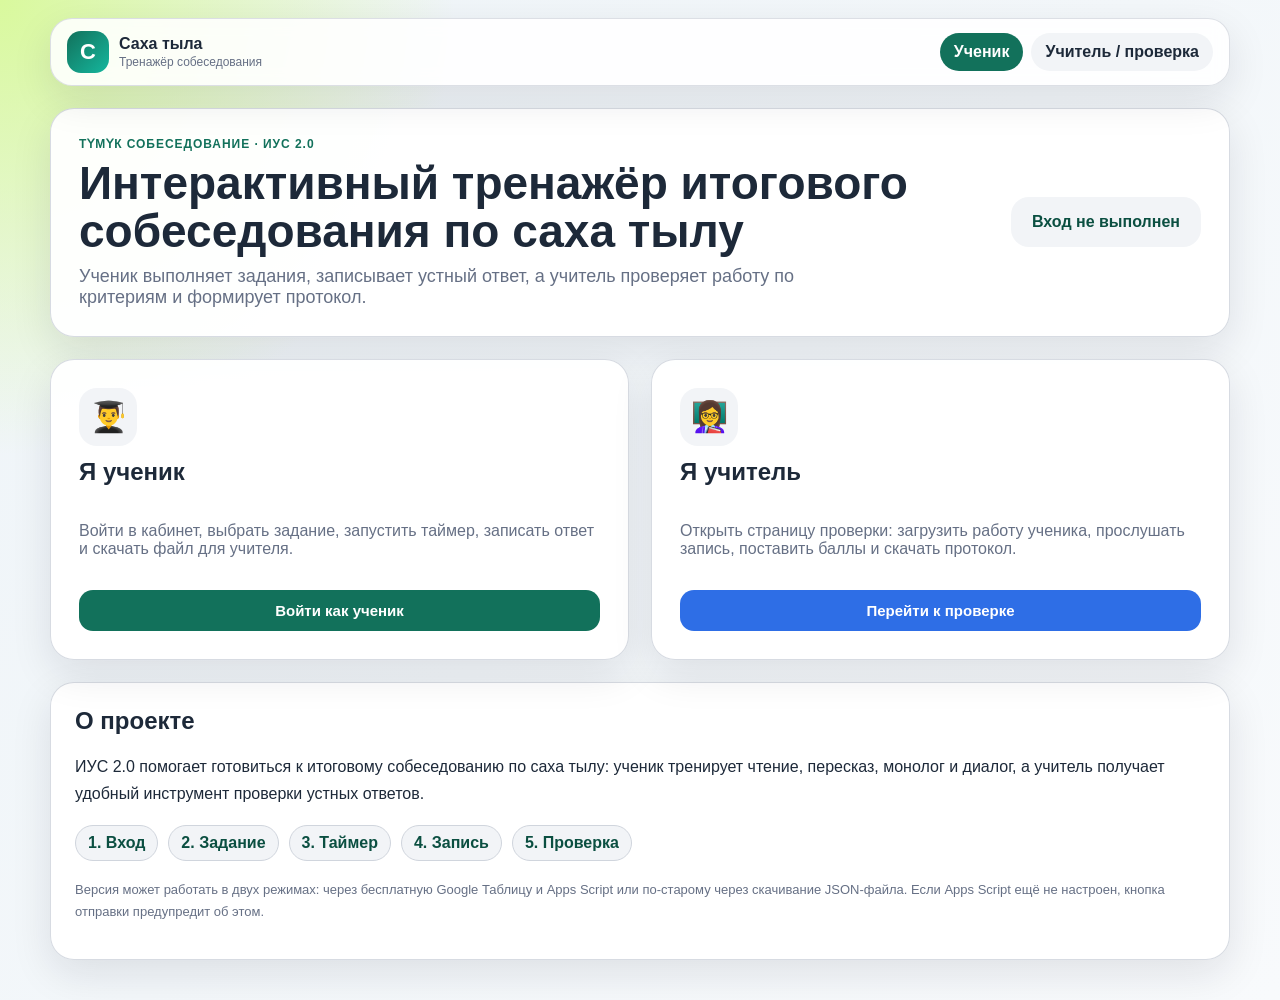
<file: index.html>
<!DOCTYPE html>
<html lang="sah">
<head>
    <meta charset="UTF-8">
    <meta name="viewport" content="width=device-width, initial-scale=1.0">
    <title>Түмүк собеседование — ученик</title>
    <link rel="stylesheet" href="styles.css">
</head>
<body>
    <header class="topbar">
        <a class="brand" href="index.html" aria-label="На главную">
            <span class="brand-mark">С</span>
            <span>
                <strong>Саха тыла</strong>
                <small>Тренажёр собеседования</small>
            </span>
        </a>
        <nav class="topnav">
            <a class="active" href="index.html">Ученик</a>
            <a href="expert.html">Учитель / проверка</a>
        </nav>
    </header>

    <main class="container wide">
        <section class="hero-card">
            <div>
                <p class="eyebrow">Түмүк собеседование · ИУС 2.0</p>
                <h1>Интерактивный тренажёр итогового собеседования по саха тылу</h1>
                <p class="lead">Ученик выполняет задания, записывает устный ответ, а учитель проверяет работу по критериям и формирует протокол.</p>
            </div>
            <div class="status-card" id="session-status">Вход не выполнен</div>
        </section>

        <section id="role-choice" class="choice-grid">
            <article class="choice-card">
                <span class="choice-icon">👨‍🎓</span>
                <h2>Я ученик</h2>
                <p class="muted">Войти в кабинет, выбрать задание, запустить таймер, записать ответ и скачать файл для учителя.</p>
                <button class="primary full" onclick="openStudentAuth()">Войти как ученик</button>
            </article>

            <article class="choice-card">
                <span class="choice-icon">👩‍🏫</span>
                <h2>Я учитель</h2>
                <p class="muted">Открыть страницу проверки: загрузить работу ученика, прослушать запись, поставить баллы и скачать протокол.</p>
                <a class="button-link secondary full" href="expert.html">Перейти к проверке</a>
            </article>
        </section>

        <section class="panel project-info">
            <h2>О проекте</h2>
            <p>ИУС 2.0 помогает готовиться к итоговому собеседованию по саха тылу: ученик тренирует чтение, пересказ, монолог и диалог, а учитель получает удобный инструмент проверки устных ответов.</p>
            <div class="step-list">
                <span>1. Вход</span>
                <span>2. Задание</span>
                <span>3. Таймер</span>
                <span>4. Запись</span>
                <span>5. Проверка</span>
            </div>
            <p class="hint">Версия может работать в двух режимах: через бесплатную Google Таблицу и Apps Script или по-старому через скачивание JSON-файла. Если Apps Script ещё не настроен, кнопка отправки предупредит об этом.</p>
        </section>

        <section id="auth-view" class="grid two auth-grid hidden">
            <div class="panel">
                <div class="back-line">
                    <button class="ghost" onclick="backToRoleChoice()">← Назад</button>
                </div>
                <h2>Вход ученика</h2>
                <p class="muted">Введите логин и пароль. Данные хранятся только в этом браузере.</p>
                <label>Логин</label>
                <input id="login-name" type="text" autocomplete="username" placeholder="например: ivanov8a">
                <label>Пароль</label>
                <input id="login-password" type="password" autocomplete="current-password" placeholder="пароль">
                <button class="primary full" onclick="loginUser()">Войти</button>
                <p class="hint">Учитель работает на отдельной странице: <a href="expert.html">Учитель / проверка</a>.</p>
            </div>

            <div class="panel">
                <h2>Регистрация ученика</h2>
                <p class="muted">Создайте аккаунт ученика для работы с заданиями.</p>
                <label>ФИО</label>
                <input id="reg-fullname" type="text" placeholder="Фамилия Имя">
                <label>Класс</label>
                <input id="reg-class" type="text" placeholder="например: 9А">
                <label>Логин</label>
                <input id="reg-login" type="text" autocomplete="username" placeholder="латиницей без пробелов">
                <label>Пароль</label>
                <input id="reg-password" type="password" autocomplete="new-password" placeholder="минимум 4 символа">
                <button class="secondary full" onclick="registerUser()">Зарегистрироваться</button>
            </div>
        </section>

        <section id="student-view" class="hidden">
            <div class="student-head panel compact">
                <div>
                    <h2 id="student-title">Кабинет ученика</h2>
                    <p class="muted" id="student-subtitle"></p>
                </div>
                <div class="student-actions">
                    <button class="ghost" onclick="resetStudentProgress()">Сбросить задание</button>
                    <button class="danger-light" onclick="logout()">Выйти</button>
                </div>
            </div>

            <div class="tabs" role="tablist" aria-label="Задания">
                <button class="tab-btn active" onclick="showTask(1)">1 сорудах<br><span>Ааҕыы</span></button>
                <button class="tab-btn" onclick="showTask(2)">2 сорудах<br><span>Кэпсээһин</span></button>
                <button class="tab-btn" onclick="showTask(3)">3 сорудах<br><span>Монолог</span></button>
                <button class="tab-btn" onclick="showTask(4)">4 сорудах<br><span>Диалог</span></button>
            </div>

            <div class="grid main-grid">
                <article id="task-content" class="task-box"></article>

                <aside class="controls-box">
                    <div class="timer-card">
                        <span id="timer-label">Бэлэмнэнии кэмэ</span>
                        <strong id="time">02:00</strong>
                    </div>
                    <div class="buttons stacked">
                        <button id="timer-btn" onclick="toggleTimer()">▶ Запустить таймер</button>
                        <button id="ready-record-btn" class="ready-btn" onclick="startAnswerNow()">✅ Готов — начать запись</button>
                        <button id="record-btn" class="record-off" onclick="toggleRecording()" disabled>🎙 Начать запись</button>
                    </div>
                    <p id="record-status" class="muted center">Сначала запустите таймер подготовки.</p>

                    <div id="audio-playback-container" class="hidden result-box">
                        <h3>Ответ записан</h3>
                        <audio id="audio-playback" controls></audio>
                        <label>Комментарий ученика</label>
                        <textarea id="student-note" rows="4" placeholder="Можно написать тему, выбранный вариант или комментарий для учителя"></textarea>
                        <button id="send-submission-btn" class="primary full" onclick="sendSubmissionToTeacher()">📤 Отправить работу учителю</button>
                        <button class="ghost full" onclick="downloadSubmission()">⬇ Скачать JSON, если нет интернета</button>
                        <p id="apps-script-status" class="hint">Если Apps Script настроен, работа появится у учителя на странице проверки. JSON остаётся запасным вариантом.</p>
                    </div>
                </aside>
            </div>
        </section>
    </main>

    <div id="toast" class="toast hidden"></div>
    <script src="apps-script-config.js"></script>

    <script>
        const USERS_KEY = "saha_exam_users_v2";
        const SESSION_KEY = "saha_exam_session_v2";
        const APPS_SCRIPT_FALLBACK_MESSAGE = "Apps Script не настроен. Скачайте JSON или заполните apps-script-config.js";

        const examData = {
            1: {
                title: "1 сорудах. Тэкиһи ааҕыы",
                mode: "reading",
                prep: 120,
                answer: 120,
                instruction: "Тэкиһи бэлэмнэнии кэмигэр (2 мүнүүтэ) искитигэр аах. Онтон иһитиннэри улаханнык, чуолкайдык аах. Эйиэхэ 2 мүнүүтэ бэриллэр.",
                content: "<strong>Тэкистэ угуллар сирэ:</strong><br><br>Платон Алексеевич Ойуунускай — саха советскай литературатын төрүттээччи, улуу поэт, суруйааччы уонна общественнай диэйэтел. Кини 1893 сыллаахха Таатта улууһугар төрөөбүтэ. Ойуунускай саха тылын, култууратын сайыннарыыга сүҥкэн кылааты киллэрбитэ. Кини хоһоонноро уонна кэпсээннэрэ норуот туһугар олоҕу уонна кырдьыгы туойаллар. «Ньургун Боотур» олонхону устан, бэчээттэтэн хаалларбыта саха норуотун үйэлээх баайа буолар..."
            },
            2: {
                title: "2 сорудах. Тэкиһи сиһилии кэпсээһин",
                mode: "retell",
                prep: 120,
                answer: 180,
                instruction: "Бэрилллибит тэкиһи уларыппакка, сиһилии кэпсээ. Кэпсээри гынар сиригэр Платон Ойуунускай туһунан атын дьон эппит тылларын (цитатаны) хайаан да туттуохтааххын. Бэлэмнэнии кэмэ — 2 мүнүүтэ. Кэпсээһин — 3 мүнүүтэҕэ диэри.",
                content: "<em>Цитата: «Платон Алексеевич Ойуунускай — саха норуотун киэн туттуута, үйэлээх олоҕун өйдөбүнньүгэ» (Народнай суруйааччы Суорун Омоллоон).</em><br><br><strong>Сүбэ:</strong> Бэлэмнэнэр кэмигэр тэкис сүрүн санааларын кумааҕыга бэлиэтэн."
            },
            3: {
                title: "3 сорудах. Монолог (Тыл этии)",
                mode: "monologue",
                prep: 60,
                answer: 180,
                instruction: "Үс тиэмэттэн биирин талан баран, сиһилии кэпсээ. Кэпсээри гынар тиэмэҥ туһунан 10-тан тахса этиилээх тиэкистэ оҥор. Бэлэмнэнии кэмэ — 1 мүнүүтэ, саҥарыы — 3 мүнүүтэ.",
                content: "<strong>Тиэмилэр:</strong><br>1. Сөбүлүүр дьарыгым (Хаартыскаҕа олоҕуран суруйуу)<br>2. Мин айаннааһыным (Ааспыты кэпсээһин)<br>3. Оскуолаҕа төлөпүөн наада дуо? (Ырытыы, санааны этии)"
            },
            4: {
                title: "4 сорудах. Диалог",
                mode: "dialogue",
                prep: 0,
                answer: 180,
                instruction: "3-с сорудахха талбыт тиэмэҥ уонна кэпсээбиппэр олоҕуран, Саха тылын учууталын (экзаменатор) ыйытыыларыгар толору хоруйдаа. Бэлэмнэнии кэмэ суох, тута эппиэттигин.",
                content: "<strong>Экзаменатор ыйытыылара (холобур):</strong><br>1. Эн санаатыгар, тоҕо оҕо аймах сөбүлүүр дьарыктаах буолуохтааҕый?<br>2. Сөбүлүүр дьарык киһи идэтин таларыгар көмөлоһөр дуо?<br>3. Төрөппүттэр бэйэлэрин дьарыктарын оҕолоругар күһэйэн биэриэхтээхтэр дуо?"
            }
        };

        let currentTask = 1;
        let timer = null;
        let timeLeft = 120;
        let isPreparing = true;
        let mediaRecorder = null;
        let audioChunks = [];
        let currentAudio = null;
        let currentUser = null;
        let activeStream = null;

        function getUsers() {
            return JSON.parse(localStorage.getItem(USERS_KEY) || "[]");
        }

        function saveUsers(users) {
            localStorage.setItem(USERS_KEY, JSON.stringify(users));
        }

        async function hashPassword(value) {
            if (window.crypto && crypto.subtle) {
                const data = new TextEncoder().encode(value);
                const hash = await crypto.subtle.digest("SHA-256", data);
                return Array.from(new Uint8Array(hash)).map(b => b.toString(16).padStart(2, "0")).join("");
            }
            return btoa(unescape(encodeURIComponent(value)));
        }

        function makeId(prefix) {
            return prefix + "-" + Date.now().toString(36) + "-" + Math.random().toString(36).slice(2, 8);
        }

        function showToast(message, type = "ok") {
            const toast = document.getElementById("toast");
            toast.textContent = message;
            toast.className = "toast " + type;
            setTimeout(() => toast.className = "toast hidden", 3200);
        }

        function getAppsScriptUrl() {
            const rawUrl = String(window.APPS_SCRIPT_WEB_APP_URL || "").trim();
            if (!rawUrl) return "";
            return rawUrl.replace(/\/dev(\?.*)?$/, "/exec").replace(/\?.*$/, "");
        }

        function isAppsScriptConfigured() {
            const url = getAppsScriptUrl();
            return Boolean(url && (url.startsWith("https://script.google.com/") || url.startsWith("https://script.googleusercontent.com/")));
        }

        function getAppsScriptPayload(action, submission) {
            return {
                app: "saha-exam-v2",
                action,
                submission
            };
        }

        function updateAppsScriptStatus() {
            const status = document.getElementById("apps-script-status");
            if (!status) return;
            if (isAppsScriptConfigured()) {
                status.textContent = "Google Таблица подключена: работа будет отправлена в общую базу учителя.";
            } else {
                status.textContent = "Google Таблица пока не настроена: можно скачать JSON и передать учителю вручную.";
            }
        }

        function openStudentAuth() {
            document.getElementById("role-choice").classList.add("hidden");
            document.querySelector(".project-info")?.classList.add("hidden");
            document.getElementById("auth-view").classList.remove("hidden");
            document.getElementById("login-name").focus();
        }

        function backToRoleChoice() {
            document.getElementById("auth-view").classList.add("hidden");
            document.getElementById("role-choice").classList.remove("hidden");
            document.querySelector(".project-info")?.classList.remove("hidden");
        }

        async function registerUser() {
            const role = "student";
            const fullName = document.getElementById("reg-fullname").value.trim();
            const className = document.getElementById("reg-class").value.trim();
            const login = document.getElementById("reg-login").value.trim().toLowerCase();
            const password = document.getElementById("reg-password").value;

            if (!fullName || !login || !password) return showToast("Заполните ФИО, логин и пароль", "error");
            if (password.length < 4) return showToast("Пароль должен быть минимум 4 символа", "error");
            if (!className) return showToast("Укажите класс ученика", "error");

            const users = getUsers();
            if (users.some(user => user.login === login)) return showToast("Такой логин уже есть", "error");

            const user = {
                id: makeId(role),
                role,
                fullName,
                className,
                login,
                passwordHash: await hashPassword(password),
                createdAt: new Date().toISOString()
            };
            users.push(user);
            saveUsers(users);
            localStorage.setItem(SESSION_KEY, JSON.stringify({ userId: user.id }));
            showToast("Регистрация выполнена");
            startSession(user);
        }

        async function loginUser() {
            const login = document.getElementById("login-name").value.trim().toLowerCase();
            const password = document.getElementById("login-password").value;
            const passwordHash = await hashPassword(password);
            const user = getUsers().find(item => item.login === login && item.role === "student" && item.passwordHash === passwordHash);
            if (!user) return showToast("Логин или пароль неверный", "error");

            localStorage.setItem(SESSION_KEY, JSON.stringify({ userId: user.id }));
            startSession(user);
        }

        function startSession(user) {
            currentUser = user;
            document.getElementById("role-choice").classList.add("hidden");
            document.querySelector(".project-info")?.classList.add("hidden");
            document.getElementById("auth-view").classList.add("hidden");
            document.getElementById("student-view").classList.remove("hidden");
            document.getElementById("session-status").textContent = `${user.fullName} · ${user.className}`;
            document.getElementById("student-title").textContent = `Кабинет ученика: ${user.fullName}`;
            document.getElementById("student-subtitle").textContent = `Класс: ${user.className}. Запишите ответ и отправьте работу учителю.`;
            renderTask();
            updateAppsScriptStatus();
        }

        function logout() {
            localStorage.removeItem(SESSION_KEY);
            location.reload();
        }

        function restoreSession() {
            const session = JSON.parse(localStorage.getItem(SESSION_KEY) || "null");
            if (!session) return;
            const user = getUsers().find(item => item.id === session.userId);
            if (!user || user.role !== "student") return;
            startSession(user);
        }

        function renderTask() {
            const task = examData[currentTask];
            document.getElementById("task-content").innerHTML = `
                <div class="task-header">
                    <span class="badge">Задание ${currentTask}</span>
                    <h2>${task.title}</h2>
                </div>
                <p class="instruction"><em>${task.instruction}</em></p>
                <div class="content-body">${task.content}</div>
            `;
            resetTimerLogic();
        }

        function showTask(taskNum) {
            currentTask = taskNum;
            document.querySelectorAll(".tab-btn").forEach((btn, idx) => {
                btn.classList.toggle("active", idx === taskNum - 1);
            });
            renderTask();
        }

        function resetTimerLogic() {
            clearInterval(timer);
            timer = null;
            stopRecordingIfNeeded();
            currentAudio = null;
            const task = examData[currentTask];
            isPreparing = task.prep > 0;
            timeLeft = isPreparing ? task.prep : task.answer;
            document.getElementById("timer-btn").innerText = "▶ Запустить таймер";
            document.getElementById("timer-label").innerText = isPreparing ? "Бэлэмнэнии кэмэ" : "Хоруйдууруҥ";
            document.getElementById("time").innerText = formatTime(timeLeft);
            document.getElementById("record-btn").disabled = isPreparing;
            document.getElementById("record-btn").innerText = "🎙 Начать запись";
            document.getElementById("record-btn").className = "record-off";
            const readyBtn = document.getElementById("ready-record-btn");
            readyBtn.classList.toggle("hidden", !isPreparing);
            readyBtn.disabled = !isPreparing;
            document.getElementById("record-status").textContent = isPreparing ? "Можно ждать таймер или нажать «Готов — начать запись»." : "Можно сразу записывать ответ.";
            document.getElementById("audio-playback-container").classList.add("hidden");
            document.getElementById("audio-playback").removeAttribute("src");
            document.getElementById("student-note").value = "";
        }

        function formatTime(seconds) {
            const mins = Math.floor(seconds / 60).toString().padStart(2, "0");
            const secs = (seconds % 60).toString().padStart(2, "0");
            return `${mins}:${secs}`;
        }

        function toggleTimer() {
            if (timer) {
                clearInterval(timer);
                timer = null;
                document.getElementById("timer-btn").innerText = "▶ Продолжить таймер";
            } else {
                document.getElementById("timer-btn").innerText = "⏸ Остановить таймер";
                timer = setInterval(updateTimer, 1000);
            }
        }

        function switchToAnswerMode(message = "Можно записывать ответ.") {
            clearInterval(timer);
            timer = null;
            const task = examData[currentTask];
            isPreparing = false;
            timeLeft = task.answer;
            document.getElementById("timer-label").innerText = "Хоруйдууруҥ";
            document.getElementById("time").innerText = formatTime(timeLeft);
            document.getElementById("record-btn").disabled = false;
            document.getElementById("ready-record-btn").classList.add("hidden");
            document.getElementById("ready-record-btn").disabled = true;
            document.getElementById("record-status").textContent = message;
        }

        async function startAnswerNow() {
            switchToAnswerMode("Запускаем запись ответа...");
            const started = await toggleRecording();
            if (started) {
                document.getElementById("timer-btn").innerText = "⏸ Остановить таймер";
                timer = setInterval(updateTimer, 1000);
            } else {
                document.getElementById("timer-btn").innerText = "▶ Запустить таймер ответа";
                document.getElementById("record-status").textContent = "Нажмите «Начать запись», когда разрешите микрофон.";
            }
        }

        function updateTimer() {
            if (timeLeft <= 0) {
                clearInterval(timer);
                timer = null;
                const task = examData[currentTask];
                if (isPreparing) {
                    showToast("Бэлэмнэнии кэмэ бүттэ! Теперь можно записывать ответ.");
                    switchToAnswerMode("Нажмите кнопку записи и отвечайте вслух.");
                    document.getElementById("timer-btn").innerText = "⏸ Остановить таймер";
                    timer = setInterval(updateTimer, 1000);
                } else {
                    showToast("Бириэмэ бүттэ!", "warn");
                    if (mediaRecorder && mediaRecorder.state === "recording") stopRecordingIfNeeded();
                    document.getElementById("timer-btn").innerText = "▶ Запустить таймер";
                }
                document.getElementById("time").innerText = formatTime(timeLeft);
                return;
            }
            timeLeft--;
            document.getElementById("time").innerText = formatTime(timeLeft);
        }

        function getSupportedMimeType() {
            const types = ["audio/webm;codecs=opus", "audio/webm", "audio/ogg;codecs=opus", "audio/mp4"];
            return types.find(type => window.MediaRecorder && MediaRecorder.isTypeSupported(type)) || "";
        }

        async function toggleRecording() {
            const recordBtn = document.getElementById("record-btn");
            if (!navigator.mediaDevices || !navigator.mediaDevices.getUserMedia) {
                showToast("Браузер не поддерживает запись микрофона", "error");
                return false;
            }

            if (recordBtn.classList.contains("record-off")) {
                try {
                    audioChunks = [];
                    const mimeType = getSupportedMimeType();
                    activeStream = await navigator.mediaDevices.getUserMedia({ audio: true });
                    mediaRecorder = new MediaRecorder(activeStream, mimeType ? { mimeType } : undefined);
                    mediaRecorder.ondataavailable = event => {
                        if (event.data && event.data.size > 0) audioChunks.push(event.data);
                    };
                    mediaRecorder.onstop = async () => {
                        const type = mediaRecorder.mimeType || "audio/webm";
                        const audioBlob = new Blob(audioChunks, { type });
                        const audioUrl = URL.createObjectURL(audioBlob);
                        currentAudio = {
                            blob: audioBlob,
                            dataUrl: await blobToDataURL(audioBlob),
                            mimeType: type,
                            size: audioBlob.size
                        };
                        document.getElementById("audio-playback").src = audioUrl;
                        document.getElementById("audio-playback-container").classList.remove("hidden");
                        document.getElementById("record-status").textContent = "Запись готова. Отправьте работу учителю или скачайте JSON.";
                        stopTracks();
                    };
                    mediaRecorder.start();
                    recordBtn.innerText = "⏹ Остановить запись";
                    recordBtn.className = "record-on";
                    document.getElementById("record-status").textContent = "Идёт запись ответа...";
                    return true;
                } catch (error) {
                    showToast("Разрешите доступ к микрофону и попробуйте снова", "error");
                    return false;
                }
            } else {
                stopRecordingIfNeeded();
                return true;
            }
        }

        function stopRecordingIfNeeded() {
            if (mediaRecorder && mediaRecorder.state === "recording") {
                mediaRecorder.stop();
            }
            document.getElementById("record-btn").innerText = "🎙 Начать запись";
            document.getElementById("record-btn").className = "record-off";
        }

        function stopTracks() {
            if (activeStream) {
                activeStream.getTracks().forEach(track => track.stop());
                activeStream = null;
            }
        }

        function blobToDataURL(blob) {
            return new Promise((resolve, reject) => {
                const reader = new FileReader();
                reader.onloadend = () => resolve(reader.result);
                reader.onerror = reject;
                reader.readAsDataURL(blob);
            });
        }

        function collectSubmission() {
            if (!currentAudio) return null;
            const task = examData[currentTask];
            const ext = currentAudio.mimeType.includes("ogg") ? "ogg" : currentAudio.mimeType.includes("mp4") ? "m4a" : "webm";
            return {
                app: "saha-exam-v2",
                type: "student-submission",
                version: 3,
                id: makeId("work"),
                createdAt: new Date().toISOString(),
                status: "sent",
                student: {
                    id: currentUser.id,
                    fullName: currentUser.fullName,
                    className: currentUser.className,
                    login: currentUser.login
                },
                task: {
                    id: currentTask,
                    title: task.title,
                    instruction: task.instruction
                },
                note: document.getElementById("student-note").value.trim(),
                audio: {
                    fileName: `answer-task-${currentTask}.${ext}`,
                    mimeType: currentAudio.mimeType,
                    size: currentAudio.size,
                    dataUrl: currentAudio.dataUrl
                }
            };
        }

        function postToAppsScriptByForm(payload) {
            return new Promise((resolve, reject) => {
                if (!isAppsScriptConfigured()) {
                    reject(new Error(APPS_SCRIPT_FALLBACK_MESSAGE));
                    return;
                }

                const iframeName = "iusSubmitFrame_" + Date.now();
                const iframe = document.createElement("iframe");
                iframe.name = iframeName;
                iframe.style.display = "none";

                const form = document.createElement("form");
                form.method = "POST";
                form.action = getAppsScriptUrl();
                form.target = iframeName;
                form.enctype = "application/x-www-form-urlencoded";
                form.style.display = "none";

                const input = document.createElement("input");
                input.type = "hidden";
                input.name = "payload";
                input.value = JSON.stringify(payload);
                form.appendChild(input);

                let finished = false;
                const cleanup = () => {
                    setTimeout(() => {
                        form.remove();
                        iframe.remove();
                    }, 1000);
                };

                iframe.onload = () => {
                    if (finished) return;
                    finished = true;
                    cleanup();
                    resolve();
                };

                document.body.appendChild(iframe);
                document.body.appendChild(form);
                form.submit();

                // Даже если Google не отдаст событие чтения из-за политики браузера, сама отправка формы обычно проходит.
                setTimeout(() => {
                    if (!finished) {
                        finished = true;
                        cleanup();
                        resolve();
                    }
                }, 4500);
            });
        }

        async function sendSubmissionToTeacher() {
            if (!currentAudio) return showToast("Сначала запишите ответ", "error");
            if (!isAppsScriptConfigured()) {
                showToast(APPS_SCRIPT_FALLBACK_MESSAGE, "error");
                updateAppsScriptStatus();
                return;
            }

            const button = document.getElementById("send-submission-btn");
            const oldText = button.textContent;
            button.disabled = true;
            button.textContent = "Отправляем...";
            try {
                const submission = collectSubmission();
                submission.sentAt = new Date().toISOString();
                await postToAppsScriptByForm(getAppsScriptPayload("submit", submission));
                showToast("Работа отправлена учителю");
                const status = document.getElementById("apps-script-status");
                if (status) status.textContent = "Работа отправлена. Учитель увидит её на странице проверки после нажатия «Показать отправленные работы».";
            } catch (error) {
                console.error(error);
                showToast("Не удалось отправить работу. Проверьте ссылку Apps Script и доступ «Все».", "error");
            } finally {
                button.disabled = false;
                button.textContent = oldText;
            }
        }

        function downloadSubmission() {
            if (!currentAudio) return showToast("Сначала запишите ответ", "error");
            const submission = collectSubmission();
            const safeName = currentUser.fullName.replace(/[^А-Яа-яA-Za-z0-9_-]+/g, "_");
            downloadJSON(submission, `работа_${safeName}_${currentTask}.json`);
            showToast("Файл работы скачан");
        }

        function downloadJSON(data, filename) {
            const blob = new Blob([JSON.stringify(data, null, 2)], { type: "application/json;charset=utf-8" });
            const url = URL.createObjectURL(blob);
            const link = document.createElement("a");
            link.href = url;
            link.download = filename;
            document.body.appendChild(link);
            link.click();
            link.remove();
            URL.revokeObjectURL(url);
        }

        function resetStudentProgress() {
            renderTask();
            showToast("Задание сброшено");
        }

        restoreSession();
    </script>
</body>
</html>
</file>
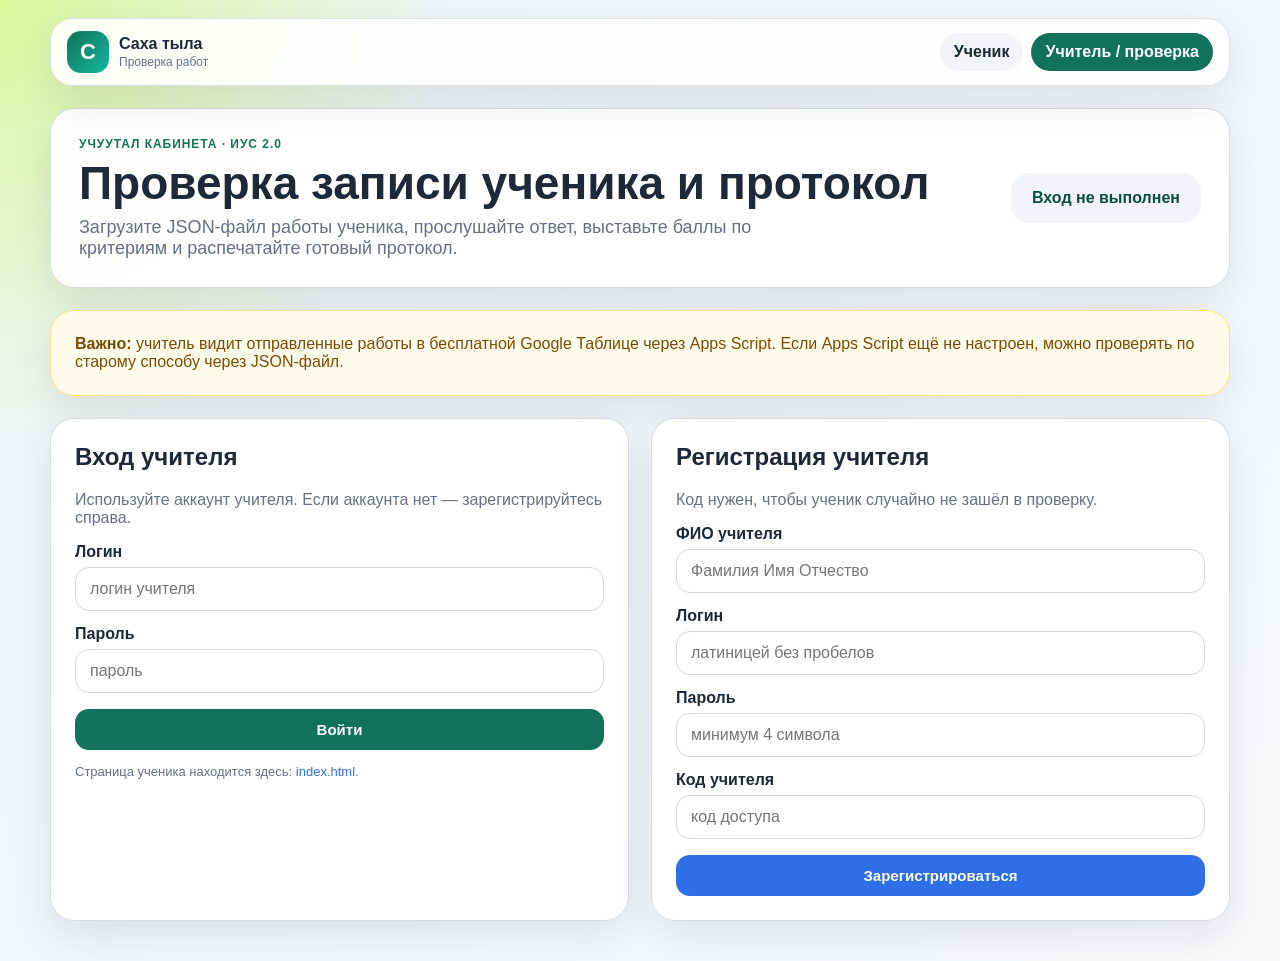
<file: expert.html>
<!DOCTYPE html>
<html lang="sah">
<head>
    <meta charset="UTF-8">
    <meta name="viewport" content="width=device-width, initial-scale=1.0">
    <title>Түмүк собеседование — учитель</title>
    <link rel="stylesheet" href="styles.css">
</head>
<body>
    <header class="topbar">
        <a class="brand" href="index.html" aria-label="На главную">
            <span class="brand-mark">С</span>
            <span>
                <strong>Саха тыла</strong>
                <small>Проверка работ</small>
            </span>
        </a>
        <nav class="topnav">
            <a href="index.html">Ученик</a>
            <a class="active" href="expert.html">Учитель / проверка</a>
        </nav>
    </header>

    <main class="container wide">
        <section class="hero-card">
            <div>
                <p class="eyebrow">Учуутал кабинета · ИУС 2.0</p>
                <h1>Проверка записи ученика и протокол</h1>
                <p class="lead">Загрузите JSON-файл работы ученика, прослушайте ответ, выставьте баллы по критериям и распечатайте готовый протокол.</p>
            </div>
            <div class="status-card" id="session-status">Вход не выполнен</div>
        </section>

        <section class="panel alert-info no-print">
            <strong>Важно:</strong> учитель видит отправленные работы в бесплатной Google Таблице через Apps Script. Если Apps Script ещё не настроен, можно проверять по старому способу через JSON-файл.
        </section>

        <section id="auth-view" class="grid two auth-grid">
            <div class="panel">
                <h2>Вход учителя</h2>
                <p class="muted">Используйте аккаунт учителя. Если аккаунта нет — зарегистрируйтесь справа.</p>
                <label>Логин</label>
                <input id="login-name" type="text" autocomplete="username" placeholder="логин учителя">
                <label>Пароль</label>
                <input id="login-password" type="password" autocomplete="current-password" placeholder="пароль">
                <button class="primary full" onclick="loginTeacher()">Войти</button>
                <p class="hint">Страница ученика находится здесь: <a href="index.html">index.html</a>.</p>
            </div>
            <div class="panel">
                <h2>Регистрация учителя</h2>
                <p class="muted">Код нужен, чтобы ученик случайно не зашёл в проверку.</p>
                <label>ФИО учителя</label>
                <input id="reg-fullname" type="text" placeholder="Фамилия Имя Отчество">
                <label>Логин</label>
                <input id="reg-login" type="text" autocomplete="username" placeholder="латиницей без пробелов">
                <label>Пароль</label>
                <input id="reg-password" type="password" autocomplete="new-password" placeholder="минимум 4 символа">
                <label>Код учителя</label>
                <input id="reg-teacher-code" type="password" placeholder="код доступа">
                <button class="secondary full" onclick="registerTeacher()">Зарегистрироваться</button>
            </div>
        </section>

        <section id="teacher-view" class="hidden">
            <div class="teacher-head panel compact">
                <div>
                    <h2 id="teacher-title">Кабинет учителя</h2>
                    <p class="muted">Загрузите работу ученика или заполните протокол вручную.</p>
                </div>
                <button class="danger-light" onclick="logout()">Выйти</button>
            </div>

            <div class="grid teacher-grid">
                <aside class="panel no-print">
                    <h2>1. Отправленные работы</h2>
                    <button class="primary full" onclick="loadAppsScriptSubmissions()">🔄 Показать отправленные работы</button>
                    <button class="ghost full" onclick="checkAppsScriptConnection()">🔎 Проверить подключение</button>
                    <div id="apps-script-teacher-status" class="hint firebase-teacher-status">Если Apps Script настроен, здесь появятся работы учеников.</div>
                    <div id="apps-script-submissions-list" class="work-list"></div>

                    <h2>2. Работа ученика через JSON</h2>
                    <label class="file-drop">
                        <input id="submission-file" type="file" accept="application/json,.json" onchange="importSubmission(event)">
                        <span>⬆ Загрузить JSON-файл ответа</span>
                    </label>
                    <button class="ghost full" onclick="createBlankProtocol()">Создать пустой протокол</button>
                    <div id="import-info" class="result-box hidden"></div>

                    <h2>3. Аудио</h2>
                    <audio id="student-audio" controls class="full-audio"></audio>
                    <p id="audio-hint" class="hint">После загрузки работы здесь появится запись ученика.</p>

                    <h2>4. Комментарий учителя</h2>
                    <textarea id="teacher-comment" rows="5" placeholder="Замечания, рекомендации, что улучшить"></textarea>
                </aside>

                <section class="panel protocol-panel" id="protocol-print-area">
                    <div class="protocol-header">
                        <div>
                            <p class="eyebrow">Боротокуол</p>
                            <h1>Түмүк собеседование сыанабылын боротокуола</h1>
                        </div>
                        <div class="verdict-card" id="verdict">БАРЫТА ТУРУОРУЛЛА ИЛИК</div>
                    </div>

                    <div class="student-form grid three">
                        <label>Ученик<input id="student-name" type="text" placeholder="ФИО ученика" oninput="refreshProtocol()"></label>
                        <label>Класс<input id="student-class" type="text" placeholder="9А" oninput="refreshProtocol()"></label>
                        <label>Задание<input id="task-title" type="text" placeholder="Задание" oninput="refreshProtocol()"></label>
                    </div>

                    <div id="criteria-list" class="criteria-list"></div>

                    <div class="score-footer">
                        <div>
                            <span>Уопсай балл</span>
                            <strong><span id="total-score">0</span> / 16</strong>
                        </div>
                        <div>
                            <span>Дата проверки</span>
                            <strong id="check-date"></strong>
                        </div>
                    </div>

                    <div class="print-comment">
                        <h3>Комментарий учителя</h3>
                        <p id="print-comment-text">—</p>
                    </div>

                    <div class="buttons no-print protocol-actions">
                        <button class="secondary" onclick="saveCheckResult()">💾 Сохранить результат</button>
                        <button class="primary" onclick="exportProtocol()">⬇ Скачать протокол</button>
                        <button onclick="window.print()">🖨️ Печать</button>
                    </div>
                </section>
            </div>

            <section class="panel no-print">
                <h2>Сохранённые проверки в этом браузере</h2>
                <div id="saved-results" class="saved-list"></div>
            </section>
        </section>
    </main>

    <div id="toast" class="toast hidden"></div>
    <script src="apps-script-config.js"></script>

    <script>
        const TEACHER_CODE = "SAHA2026";
        const USERS_KEY = "saha_exam_users_v2";
        const SESSION_KEY = "saha_exam_session_v2";
        const RESULTS_KEY = "saha_exam_results_v2";
        const APPS_SCRIPT_FALLBACK_MESSAGE = "Apps Script не настроен. Заполните apps-script-config.js или загрузите JSON-файл.";

        const criteria = [
            { group: "1 сорудах. Тэкиһи ааҕыы (ИЧ)", items: [
                { code: "ИЧ1", text: "Ааҕыы интонацията сөп түбэһэр", score: 1 },
                { code: "ИЧ2", text: "Тэми батыһан сөпкө ааҕыы", score: 1 }
            ]},
            { group: "2 сорудах. Тэкиһи кэпсээһин (ИП)", items: [
                { code: "ИП1", text: "Сүрүн санаалары барытын эттэ", score: 2 },
                { code: "ИП2", text: "Сыыһа өйдөбүлү киллэрбэтэ", score: 1 },
                { code: "ИП3", text: "Цитатаны сөпкө туттубут", score: 1 },
                { code: "ИП4", text: "Цитатаны уган кэпсииригэр сыыспыта суох", score: 1 }
            ]},
            { group: "3 сорудах. Монолог (ИМ)", items: [
                { code: "ИМ1", text: "Сорудаҕы толордо, 10-тан тахса этии", score: 1 },
                { code: "ИМ2", text: "Этиилэр логика өттүнэн сөптөр", score: 1 },
                { code: "ИМ3", text: "Тыл арааһын сөпкө туттуу", score: 1 }
            ]},
            { group: "4 сорудах. Диалог (ИД)", items: [
                { code: "ИД1", text: "Ыйытыыларга толору хоруйдаата", score: 1 },
                { code: "ИД2", text: "Саҥарар култууратын тутуста", score: 1 }
            ]},
            { group: "Саҥа таба иһиллиитэ уонна грамотноһа (Р)", items: [
                { code: "Р1", text: "Грамматика сыыһата суох", score: 1 },
                { code: "Р2", text: "Тыллары сөпкө туттуу", score: 1 },
                { code: "Р3", text: "Орфоэпия сыыһата суох", score: 1 },
                { code: "Р4", text: "Тыл ситимэ сөпкө тутуллубут", score: 1 },
                { code: "Р5", text: "Саҥарыы тэмигэр сыыһа суох", score: 1 }
            ]}
        ];

        let currentUser = null;
        let currentSubmission = null;

        function getUsers() {
            return JSON.parse(localStorage.getItem(USERS_KEY) || "[]");
        }

        function saveUsers(users) {
            localStorage.setItem(USERS_KEY, JSON.stringify(users));
        }

        async function hashPassword(value) {
            if (window.crypto && crypto.subtle) {
                const data = new TextEncoder().encode(value);
                const hash = await crypto.subtle.digest("SHA-256", data);
                return Array.from(new Uint8Array(hash)).map(b => b.toString(16).padStart(2, "0")).join("");
            }
            return btoa(unescape(encodeURIComponent(value)));
        }

        function makeId(prefix) {
            return prefix + "-" + Date.now().toString(36) + "-" + Math.random().toString(36).slice(2, 8);
        }

        function showToast(message, type = "ok") {
            const toast = document.getElementById("toast");
            toast.textContent = message;
            toast.className = "toast " + type;
            setTimeout(() => toast.className = "toast hidden", 3200);
        }

        function getAppsScriptUrl() {
            const rawUrl = String(window.APPS_SCRIPT_WEB_APP_URL || "").trim();
            if (!rawUrl) return "";
            return rawUrl.replace(/\/dev(\?.*)?$/, "/exec").replace(/\?.*$/, "");
        }

        function isAppsScriptConfigured() {
            const url = getAppsScriptUrl();
            return Boolean(url && (url.startsWith("https://script.google.com/") || url.startsWith("https://script.googleusercontent.com/")));
        }

        function setAppsScriptTeacherStatus(message, type = "") {
            const box = document.getElementById("apps-script-teacher-status");
            if (!box) return;
            box.textContent = message;
            box.className = "hint firebase-teacher-status " + type;
        }

        function appsScriptJsonp(action, params = {}) {
            return new Promise((resolve, reject) => {
                if (!isAppsScriptConfigured()) {
                    reject(new Error("Apps Script не настроен"));
                    return;
                }
                const callbackName = "iusCallback_" + Date.now() + "_" + Math.random().toString(36).slice(2);
                const query = new URLSearchParams({
                    action,
                    token: window.APPS_SCRIPT_TOKEN || "IUS2026",
                    callback: callbackName,
                    _: Date.now().toString(),
                    ...params
                });
                const script = document.createElement("script");
                const cleanup = () => {
                    delete window[callbackName];
                    script.remove();
                };
                window[callbackName] = data => {
                    cleanup();
                    resolve(data);
                };
                script.onerror = () => {
                    cleanup();
                    reject(new Error("Не удалось получить ответ Apps Script"));
                };
                script.src = getAppsScriptUrl() + "?" + query.toString();
                document.body.appendChild(script);
            });
        }

        async function postToAppsScript(action, payload) {
            if (!isAppsScriptConfigured()) throw new Error("Apps Script не настроен");
            await fetch(window.APPS_SCRIPT_WEB_APP_URL, {
                method: "POST",
                mode: "no-cors",
                headers: { "Content-Type": "text/plain;charset=utf-8" },
                body: JSON.stringify({ app: "saha-exam-v2", action, token: window.APPS_SCRIPT_TOKEN || "IUS2026", ...payload })
            });
        }

        function formatDateTime(value) {
            if (!value) return "—";
            try { return new Date(value).toLocaleString("ru-RU"); }
            catch (error) { return "—"; }
        }

        async function registerTeacher() {
            const fullName = document.getElementById("reg-fullname").value.trim();
            const login = document.getElementById("reg-login").value.trim().toLowerCase();
            const password = document.getElementById("reg-password").value;
            const teacherCode = document.getElementById("reg-teacher-code").value.trim();

            if (!fullName || !login || !password) return showToast("Заполните ФИО, логин и пароль", "error");
            if (password.length < 4) return showToast("Пароль должен быть минимум 4 символа", "error");
            if (teacherCode !== TEACHER_CODE) return showToast("Неверный код учителя", "error");

            const users = getUsers();
            if (users.some(user => user.login === login)) return showToast("Такой логин уже есть", "error");

            const user = {
                id: makeId("teacher"),
                role: "teacher",
                fullName,
                className: "",
                login,
                passwordHash: await hashPassword(password),
                createdAt: new Date().toISOString()
            };
            users.push(user);
            saveUsers(users);
            localStorage.setItem(SESSION_KEY, JSON.stringify({ userId: user.id }));
            showToast("Регистрация выполнена");
            startSession(user);
        }

        async function loginTeacher() {
            const login = document.getElementById("login-name").value.trim().toLowerCase();
            const password = document.getElementById("login-password").value;
            const passwordHash = await hashPassword(password);
            const user = getUsers().find(item => item.login === login && item.role === "teacher" && item.passwordHash === passwordHash);
            if (!user) return showToast("Логин или пароль неверный", "error");
            localStorage.setItem(SESSION_KEY, JSON.stringify({ userId: user.id }));
            startSession(user);
        }

        function restoreSession() {
            const session = JSON.parse(localStorage.getItem(SESSION_KEY) || "null");
            if (!session) return;
            const user = getUsers().find(item => item.id === session.userId);
            if (!user || user.role !== "teacher") return;
            startSession(user);
        }

        function startSession(user) {
            currentUser = user;
            document.getElementById("auth-view").classList.add("hidden");
            document.getElementById("teacher-view").classList.remove("hidden");
            document.getElementById("session-status").textContent = user.fullName;
            document.getElementById("teacher-title").textContent = `Кабинет учителя: ${user.fullName}`;
            renderCriteria();
            createBlankProtocol();
            renderSavedResults();
            if (isAppsScriptConfigured()) {
                loadAppsScriptSubmissions();
            } else {
                setAppsScriptTeacherStatus("Apps Script пока не настроен. Работы можно загрузить через JSON-файл.");
            }
        }

        function logout() {
            localStorage.removeItem(SESSION_KEY);
            location.reload();
        }

        function renderCriteria() {
            const list = document.getElementById("criteria-list");
            list.innerHTML = criteria.map((group, groupIndex) => `
                <section class="criteria-group">
                    <h3>${group.group}</h3>
                    ${group.items.map((item, itemIndex) => `
                        <label class="criterion">
                            <input type="checkbox" class="score" data-code="${item.code}" data-score="${item.score}" onchange="calcTotal()">
                            <span><strong>${item.code}</strong> ${item.text}</span>
                            <em>${item.score} балл${item.score > 1 ? "а" : ""}</em>
                        </label>
                    `).join("")}
                </section>
            `).join("");
            calcTotal();
        }

        function calcTotal() {
            let total = 0;
            document.querySelectorAll(".score").forEach(box => {
                if (box.checked) total += Number(box.dataset.score || 0);
            });
            document.getElementById("total-score").textContent = total;
            const verdict = document.getElementById("verdict");
            if (total >= 10) {
                verdict.textContent = "ЗАЧЁТ 🎉";
                verdict.className = "verdict-card ok";
            } else if (total === 0) {
                verdict.textContent = "БАРЫТА ТУРУОРУЛЛА ИЛИК";
                verdict.className = "verdict-card";
            } else {
                verdict.textContent = "НЕЗАЧЁТ ❌";
                verdict.className = "verdict-card bad";
            }
            refreshProtocol();
        }

        function applySubmissionData(data, sourceLabel = "Работа ученика") {
            if (data.type !== "student-submission" || !data.student || !data.audio) {
                showToast("Это не файл работы ученика", "error");
                return false;
            }
            currentSubmission = data;
            document.getElementById("student-name").value = data.student.fullName || "";
            document.getElementById("student-class").value = data.student.className || "";
            document.getElementById("task-title").value = data.task?.title || "";

            const audio = document.getElementById("student-audio");
            audio.removeAttribute("src");
            audio.load();
            loadAudioForSubmission(data);

            const importInfo = document.getElementById("import-info");
            importInfo.classList.remove("hidden");
            const infoLines = [
                sourceLabel,
                `Ученик: ${data.student.fullName || "—"}`,
                `Класс: ${data.student.className || "—"}`,
                `Задание: ${data.task?.title || "—"}`,
                `Отправлено: ${formatDateTime(data.sentAt || data.createdAt)}`,
                `Комментарий ученика: ${data.note || "—"}`
            ];
            if (data.audioError) infoLines.push(`Ошибка аудио: ${data.audioError}`);
            if (data.audio?.fileUrl) infoLines.push(`Ссылка Drive: ${data.audio.fileUrl}`);
            importInfo.textContent = infoLines.join("\n");
            clearScores();
            refreshProtocol();
            showToast("Работа ученика загружена");
            return true;
        }

        async function loadAudioForSubmission(data) {
            const audio = document.getElementById("student-audio");
            const hint = document.getElementById("audio-hint");

            if (data.audioError) {
                hint.textContent = `Работа пришла, но аудио не сохранилось: ${data.audioError}`;
                return;
            }

            if (data.audio?.dataUrl) {
                audio.src = data.audio.dataUrl;
                audio.load();
                hint.textContent = `Файл: ${data.audio.fileName || "аудио"}`;
                return;
            }

            if (data.audio?.fileId && isAppsScriptConfigured()) {
                hint.textContent = "Загружаем аудио из Google Drive...";
                try {
                    const response = await appsScriptJsonp("audioData", { id: data.id });
                    if (!response || !response.ok || !response.dataUrl) {
                        throw new Error(response?.error || "Apps Script не вернул аудио");
                    }
                    audio.src = response.dataUrl;
                    audio.load();
                    hint.textContent = `Файл: ${response.fileName || data.audio.fileName || "аудио"}`;
                    return;
                } catch (error) {
                    console.error(error);
                    const driveLink = data.audio?.fileUrl ? " Откройте ссылку Drive в блоке информации ниже." : "";
                    hint.textContent = `Не удалось встроить аудио: ${error.message}.${driveLink}`;
                    return;
                }
            }

            if (data.audio?.directUrl) {
                audio.src = data.audio.directUrl;
                audio.load();
                hint.textContent = `Файл: ${data.audio.fileName || "аудио"}`;
                return;
            }

            if (data.audio?.fileUrl) {
                hint.textContent = "Аудио есть в Google Drive, но нет прямой ссылки для встроенного проигрывания. Откройте ссылку Drive в блоке информации ниже.";
                return;
            }

            hint.textContent = "У этой работы нет аудиофайла.";
        }

        function importSubmission(event) {
            const file = event.target.files[0];
            if (!file) return;
            const reader = new FileReader();
            reader.onload = () => {
                try {
                    const data = JSON.parse(reader.result);
                    applySubmissionData(data, "Работа из JSON-файла");
                } catch (error) {
                    showToast("Не удалось прочитать JSON-файл", "error");
                }
            };
            reader.readAsText(file, "utf-8");
        }

        async function checkAppsScriptConnection() {
            if (!isAppsScriptConfigured()) {
                setAppsScriptTeacherStatus(APPS_SCRIPT_FALLBACK_MESSAGE, "error");
                return;
            }
            setAppsScriptTeacherStatus("Проверяем подключение...");
            try {
                const response = await appsScriptJsonp("ping");
                if (!response || !response.ok) throw new Error(response?.error || "Нет ответа");
                setAppsScriptTeacherStatus(`Подключение работает. В таблице строк: ${response.count || 0}`);
                showToast("Apps Script подключён");
            } catch (error) {
                console.error(error);
                setAppsScriptTeacherStatus("Подключение не работает: " + (error.message || error), "error");
            }
        }

        async function loadAppsScriptSubmissions() {
            const list = document.getElementById("apps-script-submissions-list");
            list.innerHTML = "";
            if (!isAppsScriptConfigured()) {
                setAppsScriptTeacherStatus(APPS_SCRIPT_FALLBACK_MESSAGE, "error");
                return;
            }
            setAppsScriptTeacherStatus("Загружаем отправленные работы...");
            try {
                const response = await appsScriptJsonp("list", { limit: "30" });
                if (!response || !response.ok) throw new Error(response?.error || "Ошибка Apps Script");
                const rows = response.items || [];
                if (!rows.length) {
                    setAppsScriptTeacherStatus("Пока нет отправленных работ.");
                    return;
                }
                setAppsScriptTeacherStatus(`Найдено работ: ${rows.length}`);
                list.innerHTML = rows.map(data => `
                    <div class="work-card">
                        <strong>${escapeHTML(data.student?.fullName || "Без имени")}</strong>
                        <span>${escapeHTML(data.student?.className || "—")} · ${escapeHTML(data.task?.title || "Задание")} · ${formatDateTime(data.sentAt || data.createdAt)}</span>
                        <em>${data.status === "checked" ? "Проверено" : (data.audioError ? "Пришла без аудио" : "Ожидает проверки")}</em>
                        <button class="ghost full" onclick="openAppsScriptSubmission('${escapeHTML(data.id)}')">Открыть работу</button>
                    </div>
                `).join("");
            } catch (error) {
                console.error(error);
                setAppsScriptTeacherStatus("Не удалось загрузить работы. Проверьте ссылку Apps Script и доступ к веб-приложению.", "error");
            }
        }

        async function openAppsScriptSubmission(id) {
            if (!isAppsScriptConfigured()) return showToast("Apps Script не настроен", "error");
            try {
                const response = await appsScriptJsonp("get", { id });
                if (!response || !response.ok || !response.item) throw new Error(response?.error || "Работа не найдена");
                const data = response.item;
                data.appsScriptId = id;
                applySubmissionData(data, "Работа из общей Google Таблицы");
            } catch (error) {
                console.error(error);
                showToast("Не удалось открыть работу", "error");
            }
        }

        function createBlankProtocol() {
            currentSubmission = null;
            document.getElementById("student-name").value = "";
            document.getElementById("student-class").value = "";
            document.getElementById("task-title").value = "";
            document.getElementById("student-audio").removeAttribute("src");
            document.getElementById("audio-hint").textContent = "После загрузки работы здесь появится запись ученика.";
            document.getElementById("import-info").classList.add("hidden");
            document.getElementById("import-info").textContent = "";
            document.getElementById("teacher-comment").value = "";
            clearScores();
            refreshProtocol();
        }

        function clearScores() {
            document.querySelectorAll(".score").forEach(box => box.checked = false);
            calcTotal();
        }

        function refreshProtocol() {
            document.getElementById("check-date").textContent = new Date().toLocaleDateString("ru-RU");
            const comment = document.getElementById("teacher-comment")?.value.trim();
            document.getElementById("print-comment-text").textContent = comment || "—";
        }

        document.addEventListener("input", event => {
            if (event.target && event.target.id === "teacher-comment") refreshProtocol();
        });

        function collectResult() {
            const selected = Array.from(document.querySelectorAll(".score"))
                .filter(box => box.checked)
                .map(box => ({ code: box.dataset.code, score: Number(box.dataset.score) }));
            const total = selected.reduce((sum, item) => sum + item.score, 0);
            return {
                app: "saha-exam-v2",
                type: "teacher-result",
                version: 2,
                id: makeId("result"),
                checkedAt: new Date().toISOString(),
                teacher: { id: currentUser.id, fullName: currentUser.fullName, login: currentUser.login },
                student: {
                    fullName: document.getElementById("student-name").value.trim(),
                    className: document.getElementById("student-class").value.trim()
                },
                taskTitle: document.getElementById("task-title").value.trim(),
                selected,
                total,
                maxTotal: 16,
                verdict: total >= 10 ? "ЗАЧЁТ" : "НЕЗАЧЁТ",
                teacherComment: document.getElementById("teacher-comment").value.trim(),
                sourceSubmissionId: currentSubmission?.id || null,
                sourceAppsScriptId: currentSubmission?.appsScriptId || currentSubmission?.id || null
            };
        }

        async function saveCheckResult() {
            const result = collectResult();
            if (!result.student.fullName) return showToast("Укажите ФИО ученика", "error");
            const saved = JSON.parse(localStorage.getItem(RESULTS_KEY) || "[]");
            saved.unshift(result);
            localStorage.setItem(RESULTS_KEY, JSON.stringify(saved.slice(0, 50)));
            renderSavedResults();

            if (result.sourceAppsScriptId && isAppsScriptConfigured()) {
                try {
                    await postToAppsScript("saveResult", {
                        submissionId: result.sourceAppsScriptId,
                        result: {
                            status: "checked",
                            checkedAt: result.checkedAt,
                            teacher: result.teacher,
                            total: result.total,
                            maxTotal: result.maxTotal,
                            verdict: result.verdict,
                            teacherComment: result.teacherComment,
                            selected: result.selected
                        }
                    });
                    loadAppsScriptSubmissions();
                    showToast("Результат сохранён и отмечен в Google Таблице");
                    return;
                } catch (error) {
                    console.error(error);
                    showToast("Сохранено в браузере, но не удалось обновить Google Таблицу", "warn");
                    return;
                }
            }
            showToast("Результат сохранён в этом браузере");
        }

        function exportProtocol() {
            const result = collectResult();
            if (!result.student.fullName) return showToast("Укажите ФИО ученика", "error");
            const html = `<!DOCTYPE html><html lang="ru"><head><meta charset="UTF-8"><title>Протокол проверки</title><style>
                body{font-family:Arial,sans-serif;line-height:1.5;padding:30px;color:#111} h1{text-align:center} table{width:100%;border-collapse:collapse;margin-top:20px}td,th{border:1px solid #999;padding:8px;text-align:left}.ok{color:#14883f}.bad{color:#b42318}.total{font-size:22px;font-weight:bold}
            </style></head><body>
                <h1>Түмүк собеседование сыанабылын боротокуола</h1>
                <p><strong>Ученик:</strong> ${escapeHTML(result.student.fullName)}</p>
                <p><strong>Класс:</strong> ${escapeHTML(result.student.className || "—")}</p>
                <p><strong>Задание:</strong> ${escapeHTML(result.taskTitle || "—")}</p>
                <p><strong>Учитель:</strong> ${escapeHTML(result.teacher.fullName)}</p>
                <p><strong>Дата:</strong> ${new Date(result.checkedAt).toLocaleString("ru-RU")}</p>
                <table><tr><th>Критерий</th><th>Балл</th></tr>
                    ${criteria.flatMap(group => group.items).map(item => {
                        const found = result.selected.find(s => s.code === item.code);
                        return `<tr><td>${item.code} — ${escapeHTML(item.text)}</td><td>${found ? item.score : 0}</td></tr>`;
                    }).join("")}
                </table>
                <p class="total">Итого: ${result.total} / ${result.maxTotal}</p>
                <h2 class="${result.total >= 10 ? "ok" : "bad"}">${result.verdict}</h2>
                <h3>Комментарий учителя</h3><p>${escapeHTML(result.teacherComment || "—")}</p>
            </body></html>`;
            const safeName = (result.student.fullName || "protocol").replace(/[^А-Яа-яA-Za-z0-9_-]+/g, "_");
            downloadFile(html, `протокол_${safeName}.html`, "text/html;charset=utf-8");
            showToast("Протокол скачан");
        }

        function renderSavedResults() {
            const box = document.getElementById("saved-results");
            const saved = JSON.parse(localStorage.getItem(RESULTS_KEY) || "[]");
            if (!saved.length) {
                box.innerHTML = "<p class='muted'>Пока нет сохранённых проверок.</p>";
                return;
            }
            box.innerHTML = saved.map(item => `
                <div class="saved-item">
                    <strong>${escapeHTML(item.student.fullName || "Без имени")}</strong>
                    <span>${escapeHTML(item.student.className || "—")} · ${item.total}/16 · ${item.verdict}</span>
                    <small>${new Date(item.checkedAt).toLocaleString("ru-RU")}</small>
                </div>
            `).join("");
        }

        function downloadFile(content, filename, type) {
            const blob = new Blob([content], { type });
            const url = URL.createObjectURL(blob);
            const link = document.createElement("a");
            link.href = url;
            link.download = filename;
            document.body.appendChild(link);
            link.click();
            link.remove();
            URL.revokeObjectURL(url);
        }

        function escapeHTML(value) {
            return String(value || "").replace(/[&<>'"]/g, char => ({
                "&": "&amp;", "<": "&lt;", ">": "&gt;", "'": "&#39;", '"': "&quot;"
            }[char]));
        }

        restoreSession();
    </script>
</body>
</html>
</file>
<file: styles.css>
:root {
    --bg: #eef4f8;
    --card: #ffffff;
    --text: #1d2939;
    --muted: #667085;
    --line: #d0d5dd;
    --primary: #12715b;
    --primary-dark: #0b4f41;
    --secondary: #2e6ee6;
    --danger: #d92d20;
    --warning: #f79009;
    --ok-bg: #ecfdf3;
    --bad-bg: #fef3f2;
    --shadow: 0 14px 40px rgba(16, 24, 40, 0.10);
}

* { box-sizing: border-box; }

body {
    margin: 0;
    font-family: Arial, "Noto Sans", sans-serif;
    background: radial-gradient(circle at top left, #d9f99d 0, transparent 28%), linear-gradient(135deg, #eef4f8 0%, #f8fafc 100%);
    color: var(--text);
    min-height: 100vh;
}

a { color: var(--secondary); text-decoration: none; }
a:hover { text-decoration: underline; }

.topbar {
    width: min(1180px, calc(100% - 32px));
    margin: 18px auto 0;
    display: flex;
    justify-content: space-between;
    align-items: center;
    gap: 16px;
    background: rgba(255,255,255,0.88);
    backdrop-filter: blur(8px);
    border: 1px solid rgba(208,213,221,0.75);
    border-radius: 22px;
    padding: 12px 16px;
    box-shadow: var(--shadow);
}

.brand {
    display: inline-flex;
    align-items: center;
    gap: 10px;
    color: var(--text);
}
.brand:hover { text-decoration: none; }
.brand-mark {
    width: 42px;
    height: 42px;
    border-radius: 14px;
    background: linear-gradient(135deg, var(--primary), #15b79e);
    color: white;
    display: grid;
    place-items: center;
    font-weight: 800;
    font-size: 22px;
}
.brand small { display: block; color: var(--muted); font-size: 12px; margin-top: 2px; }

.topnav { display: flex; gap: 8px; flex-wrap: wrap; justify-content: flex-end; }
.topnav a {
    color: var(--text);
    padding: 10px 14px;
    border-radius: 999px;
    background: #f2f4f7;
    font-weight: 700;
}
.topnav a.active, .topnav a:hover {
    background: var(--primary);
    color: white;
    text-decoration: none;
}

.container {
    width: min(1180px, calc(100% - 32px));
    margin: 22px auto 40px;
}
.container.wide { max-width: 1180px; }

.hero-card, .panel, .task-box, .controls-box {
    background: rgba(255,255,255,0.95);
    border: 1px solid rgba(208,213,221,0.85);
    border-radius: 24px;
    box-shadow: var(--shadow);
}

.hero-card {
    padding: 28px;
    display: flex;
    justify-content: space-between;
    align-items: center;
    gap: 24px;
    margin-bottom: 22px;
}

.eyebrow {
    margin: 0 0 8px;
    color: var(--primary);
    text-transform: uppercase;
    letter-spacing: .08em;
    font-size: 12px;
    font-weight: 800;
}

h1, h2, h3 { color: #1d2939; }
h1 { margin: 0 0 10px; font-size: clamp(28px, 4vw, 46px); line-height: 1.05; }
h2 { margin-top: 0; }
.lead { color: var(--muted); font-size: 18px; margin: 0; max-width: 760px; }
.muted, .hint { color: var(--muted); }
.hint { font-size: 13px; line-height: 1.45; }
.center { text-align: center; }

.status-card {
    min-width: 190px;
    padding: 16px;
    background: #f2f4f7;
    border-radius: 18px;
    text-align: center;
    font-weight: 800;
    color: var(--primary-dark);
}

.grid { display: grid; gap: 22px; }
.grid.two { grid-template-columns: repeat(2, minmax(0, 1fr)); }
.grid.three { grid-template-columns: repeat(3, minmax(0, 1fr)); }
.main-grid { grid-template-columns: minmax(0, 1fr) 360px; align-items: start; }
.teacher-grid { grid-template-columns: 360px minmax(0, 1fr); align-items: start; }

.panel { padding: 24px; }
.panel.compact {
    display: flex;
    justify-content: space-between;
    align-items: center;
    gap: 16px;
    margin-bottom: 22px;
}

label { display: block; margin: 14px 0 6px; font-weight: 700; }
input, select, textarea {
    width: 100%;
    border: 1px solid var(--line);
    border-radius: 14px;
    padding: 12px 14px;
    font: inherit;
    background: white;
    color: var(--text);
}
textarea { resize: vertical; }
input:focus, select:focus, textarea:focus {
    outline: 3px solid rgba(18,113,91,.16);
    border-color: var(--primary);
}

button {
    border: 0;
    border-radius: 14px;
    padding: 12px 18px;
    cursor: pointer;
    font-weight: 800;
    font-size: 15px;
    background: #e4e7ec;
    color: var(--text);
    transition: transform .08s ease, filter .15s ease;
}
button:hover { filter: brightness(.98); }
button:active { transform: translateY(1px); }
button:disabled { background: #d0d5dd !important; color: #667085 !important; cursor: not-allowed; }
button.primary { background: var(--primary); color: white; }
button.secondary { background: var(--secondary); color: white; }
button.ghost { background: #f2f4f7; color: #344054; }
button.danger-light { background: #fee4e2; color: var(--danger); }
.full { width: 100%; margin-top: 16px; }
.buttons { display: flex; gap: 12px; justify-content: center; flex-wrap: wrap; }
.buttons.stacked { flex-direction: column; }

.hidden { display: none !important; }
.auth-grid { align-items: stretch; }

.tabs {
    display: grid;
    grid-template-columns: repeat(4, minmax(0, 1fr));
    gap: 10px;
    margin-bottom: 18px;
}
.tab-btn {
    padding: 14px 10px;
    border-radius: 18px;
    background: #e4e7ec;
    text-align: center;
}
.tab-btn span { color: var(--muted); font-size: 12px; }
.tab-btn.active {
    background: var(--primary);
    color: white;
}
.tab-btn.active span { color: rgba(255,255,255,.78); }

.task-box {
    padding: 28px;
    min-height: 420px;
    line-height: 1.75;
}
.task-header { display: flex; gap: 14px; align-items: center; flex-wrap: wrap; }
.badge {
    display: inline-flex;
    padding: 6px 10px;
    border-radius: 999px;
    background: #d1fadf;
    color: var(--primary-dark);
    font-weight: 800;
    font-size: 13px;
}
.instruction {
    color: #344054;
    border-left: 5px solid var(--secondary);
    padding: 14px 16px;
    background: #f8fbff;
    border-radius: 12px;
}
.content-body {
    margin-top: 20px;
    font-size: 1.12em;
    line-height: 1.7;
}

.controls-box {
    padding: 22px;
    position: sticky;
    top: 16px;
}
.timer-card {
    display: grid;
    place-items: center;
    gap: 8px;
    background: #f8fafc;
    border: 1px solid var(--line);
    border-radius: 20px;
    padding: 20px;
    margin-bottom: 16px;
}
.timer-card span { color: var(--muted); font-weight: 700; }
.timer-card strong { color: var(--danger); font-size: 44px; letter-spacing: .03em; }
.record-off { background: var(--danger); color: white; }
.ready-btn { background: var(--warning); color: #111; }
.record-on { background: #b42318; color: white; animation: blink 1s infinite; }
.result-box {
    margin-top: 18px;
    background: #f8fafc;
    padding: 16px;
    border-radius: 18px;
    border: 1px dashed var(--primary);
}
audio { width: 100%; margin: 10px 0; }
.full-audio { margin-top: 0; }

.file-drop {
    display: grid;
    place-items: center;
    min-height: 118px;
    border: 2px dashed var(--secondary);
    border-radius: 18px;
    background: #eff6ff;
    color: var(--secondary);
    text-align: center;
    cursor: pointer;
    margin: 12px 0 16px;
}
.file-drop input { display: none; }
.file-drop span { font-weight: 800; }

.protocol-panel { padding: 26px; }
.protocol-header {
    display: flex;
    justify-content: space-between;
    gap: 18px;
    align-items: flex-start;
    border-bottom: 1px solid var(--line);
    padding-bottom: 18px;
    margin-bottom: 18px;
}
.protocol-header h1 { font-size: clamp(22px, 3vw, 34px); }
.verdict-card {
    min-width: 180px;
    padding: 14px;
    border-radius: 18px;
    background: #f2f4f7;
    color: var(--muted);
    text-align: center;
    font-weight: 900;
}
.verdict-card.ok { background: var(--ok-bg); color: var(--primary); }
.verdict-card.bad { background: var(--bad-bg); color: var(--danger); }

.student-form label { margin: 0; }
.student-form input { margin-top: 6px; }
.criteria-list { margin-top: 24px; }
.criteria-group {
    padding: 16px;
    border: 1px solid var(--line);
    border-radius: 18px;
    margin-bottom: 14px;
    background: #fcfcfd;
}
.criteria-group h3 { margin: 0 0 10px; }
.criterion {
    display: grid;
    grid-template-columns: 26px 1fr auto;
    align-items: center;
    gap: 10px;
    margin: 0;
    padding: 9px 0;
    border-top: 1px solid #edf0f4;
    font-weight: 500;
}
.criterion:first-of-type { border-top: 0; }
.criterion input { width: 18px; height: 18px; }
.criterion em { color: var(--muted); font-style: normal; font-weight: 800; }
.score-footer {
    display: flex;
    justify-content: space-between;
    gap: 14px;
    background: #f8fafc;
    border-radius: 20px;
    padding: 18px;
    margin-top: 18px;
}
.score-footer span { display: block; color: var(--muted); }
.score-footer strong { font-size: 24px; }
.print-comment {
    margin-top: 18px;
    padding: 16px;
    border-radius: 18px;
    border: 1px solid var(--line);
}
.protocol-actions { margin-top: 18px; justify-content: flex-start; }

.saved-list { display: grid; gap: 10px; }
.saved-item {
    display: grid;
    grid-template-columns: 1fr auto auto;
    gap: 12px;
    align-items: center;
    padding: 12px;
    border: 1px solid var(--line);
    border-radius: 14px;
    background: #fcfcfd;
}
.saved-item span { color: var(--muted); }
.saved-item small { color: var(--muted); }

.toast {
    position: fixed;
    right: 20px;
    bottom: 20px;
    max-width: min(420px, calc(100% - 40px));
    padding: 14px 18px;
    border-radius: 16px;
    box-shadow: var(--shadow);
    background: var(--primary);
    color: white;
    font-weight: 800;
    z-index: 1000;
}
.toast.error { background: var(--danger); }
.toast.warn { background: var(--warning); color: #111; }

@keyframes blink {
    0% { opacity: 1; }
    50% { opacity: .58; }
    100% { opacity: 1; }
}

@media (max-width: 900px) {
    .topbar, .hero-card, .panel.compact { flex-direction: column; align-items: stretch; }
    .grid.two, .grid.three, .main-grid, .teacher-grid { grid-template-columns: 1fr; }
    .controls-box { position: static; }
    .tabs { grid-template-columns: repeat(2, minmax(0, 1fr)); }
    .protocol-header, .score-footer { flex-direction: column; }
    .saved-item { grid-template-columns: 1fr; }
}

@media (max-width: 560px) {
    .topbar, .container { width: min(100% - 18px, 1180px); }
    .hero-card, .panel, .task-box, .controls-box { border-radius: 18px; padding: 18px; }
    .timer-card strong { font-size: 36px; }
    .tabs { grid-template-columns: 1fr; }
    .topnav a { width: 100%; text-align: center; }
}

@media print {
    body { background: white; }
    .topbar, .hero-card, .no-print, .teacher-head, #auth-view, .toast { display: none !important; }
    .container { width: 100%; margin: 0; }
    .teacher-grid { display: block; }
    .protocol-panel { box-shadow: none; border: 0; padding: 0; }
    .criterion { break-inside: avoid; }
}


/* Обновление: понятная стартовая страница и безопасный блок импорта */
.choice-grid {
    display: grid;
    grid-template-columns: repeat(2, minmax(0, 1fr));
    gap: 22px;
    margin-bottom: 22px;
}

.choice-card {
    background: rgba(255,255,255,0.95);
    border: 1px solid rgba(208,213,221,0.85);
    border-radius: 24px;
    box-shadow: var(--shadow);
    padding: 28px;
    min-height: 260px;
    display: flex;
    flex-direction: column;
    justify-content: space-between;
}

.choice-icon {
    width: 58px;
    height: 58px;
    display: grid;
    place-items: center;
    border-radius: 18px;
    background: #f2f4f7;
    font-size: 30px;
    margin-bottom: 12px;
}

.button-link {
    display: inline-flex;
    justify-content: center;
    align-items: center;
    border-radius: 14px;
    padding: 12px 18px;
    cursor: pointer;
    font-weight: 800;
    font-size: 15px;
    text-decoration: none;
}
.button-link:hover { text-decoration: none; filter: brightness(.98); }
.button-link.primary { background: var(--primary); color: white; }
.button-link.secondary { background: var(--secondary); color: white; }

.project-info {
    margin-bottom: 22px;
}

.project-info p {
    line-height: 1.65;
}

.step-list {
    display: flex;
    gap: 10px;
    flex-wrap: wrap;
    margin: 18px 0;
}

.step-list span {
    background: #f2f4f7;
    border: 1px solid var(--line);
    border-radius: 999px;
    padding: 8px 12px;
    font-weight: 800;
    color: var(--primary-dark);
}

.back-line {
    margin-bottom: 12px;
}

.alert-info {
    margin-bottom: 22px;
    background: #fffbeb;
    border-color: #fedf89;
    color: #7a4b00;
}

#import-info {
    white-space: pre-line;
}


/* Общая база: Google Таблица + Apps Script */
.apps-script-teacher-status {
    margin: 10px 0 14px;
    padding: 10px 12px;
    border-radius: 12px;
    background: #f8fafc;
    border: 1px solid var(--line);
}
.apps-script-teacher-status.error {
    background: var(--bad-bg);
    color: var(--danger);
    border-color: #fecdca;
}
.work-list {
    display: grid;
    gap: 10px;
    margin: 12px 0 22px;
}
.work-card {
    border: 1px solid var(--line);
    border-radius: 16px;
    background: #fcfcfd;
    padding: 12px;
    display: grid;
    gap: 6px;
}
.work-card strong {
    color: var(--text);
}
.work-card span, .work-card em {
    color: var(--muted);
    font-style: normal;
    font-size: 13px;
}


@media (max-width: 900px) {
    .choice-grid { grid-template-columns: 1fr; }
}
</file>
